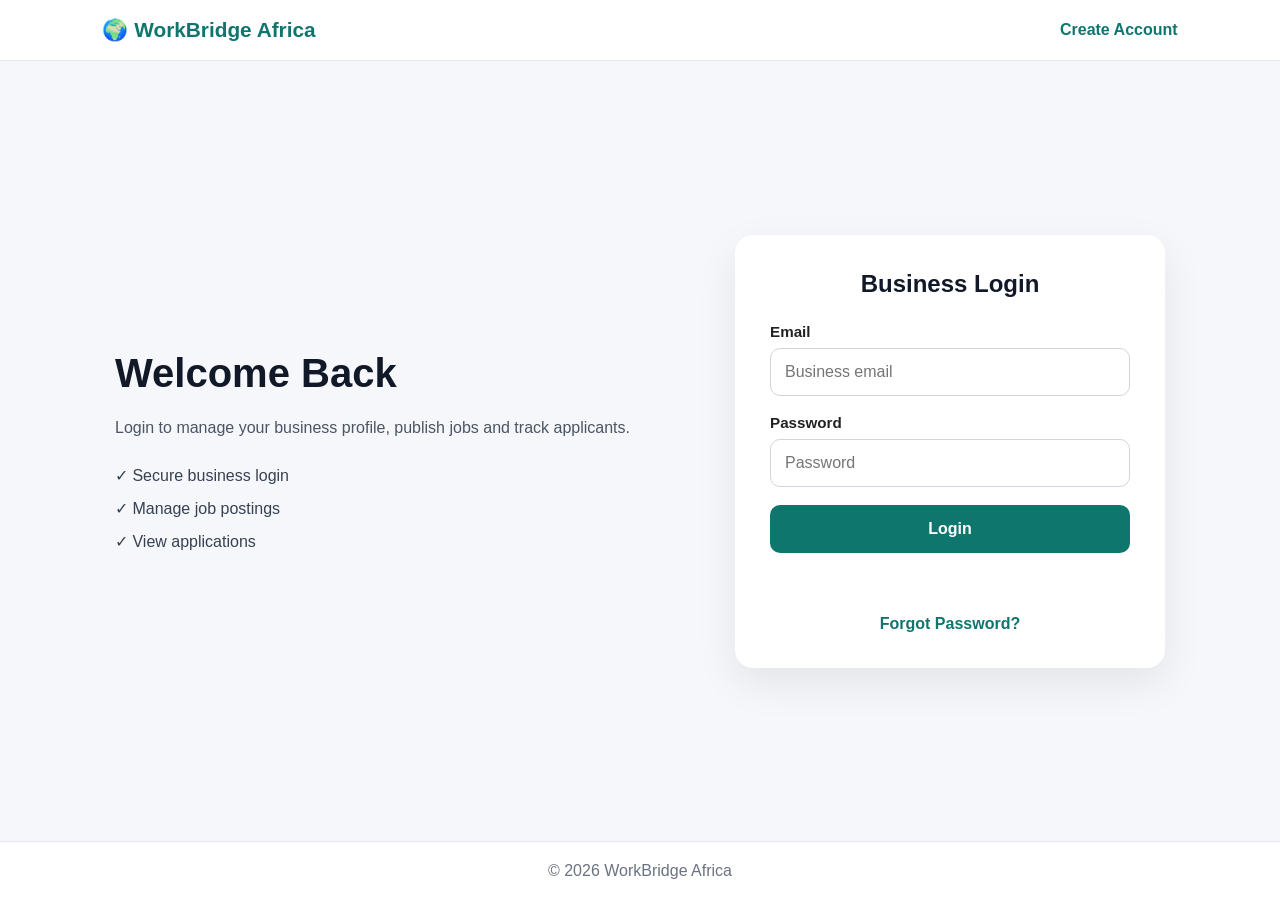
<file: business-login.html>
<!DOCTYPE html>
<html lang="en">

<head>

<meta charset="UTF-8">

<meta name="viewport"
content="width=device-width, initial-scale=1.0">

<title>
Business Login | WorkBridge Africa
</title>

<meta
name="description"
content="Login to your WorkBridge Africa business account.">

<link
rel="stylesheet"
href="business-login.css">

<script
defer
src="business-login.js">
</script>

</head>

<body>

<header class="site-header">

<a
href="index.html"
class="logo">
🌍 WorkBridge Africa
</a>

<a
href="business-signup.html"
class="login-link">
Create Account
</a>

</header>

<main class="login-page">

<section class="login-wrapper">

<div class="login-info">

<h1>
Welcome Back
</h1>

<p>
Login to manage your business profile, publish jobs and track applicants.
</p>

<ul>

<li>✓ Secure business login</li>

<li>✓ Manage job postings</li>

<li>✓ View applications</li>

</ul>

</div>

<div class="login-card">

<h2>
Business Login
</h2>

<form
id="businessLoginForm">

<div class="field">

<label>
Email
</label>

<input
type="email"
id="email"
placeholder="Business email"
required>

</div>

<div class="field">

<label>
Password
</label>

<input
type="password"
id="password"
placeholder="Password"
required>

</div>

<button
type="submit"
id="loginButton">

Login

</button>

<p
id="loginMessage">
</p>

</form>

<div class="login-links">

<a
href="forgot-password.html">

Forgot Password?

</a>

</div>

</div>

</section>

</main>

<footer>

<p>

©
<span id="year"></span>
WorkBridge Africa

</p>

</footer>

</body>

  </html>
</file>
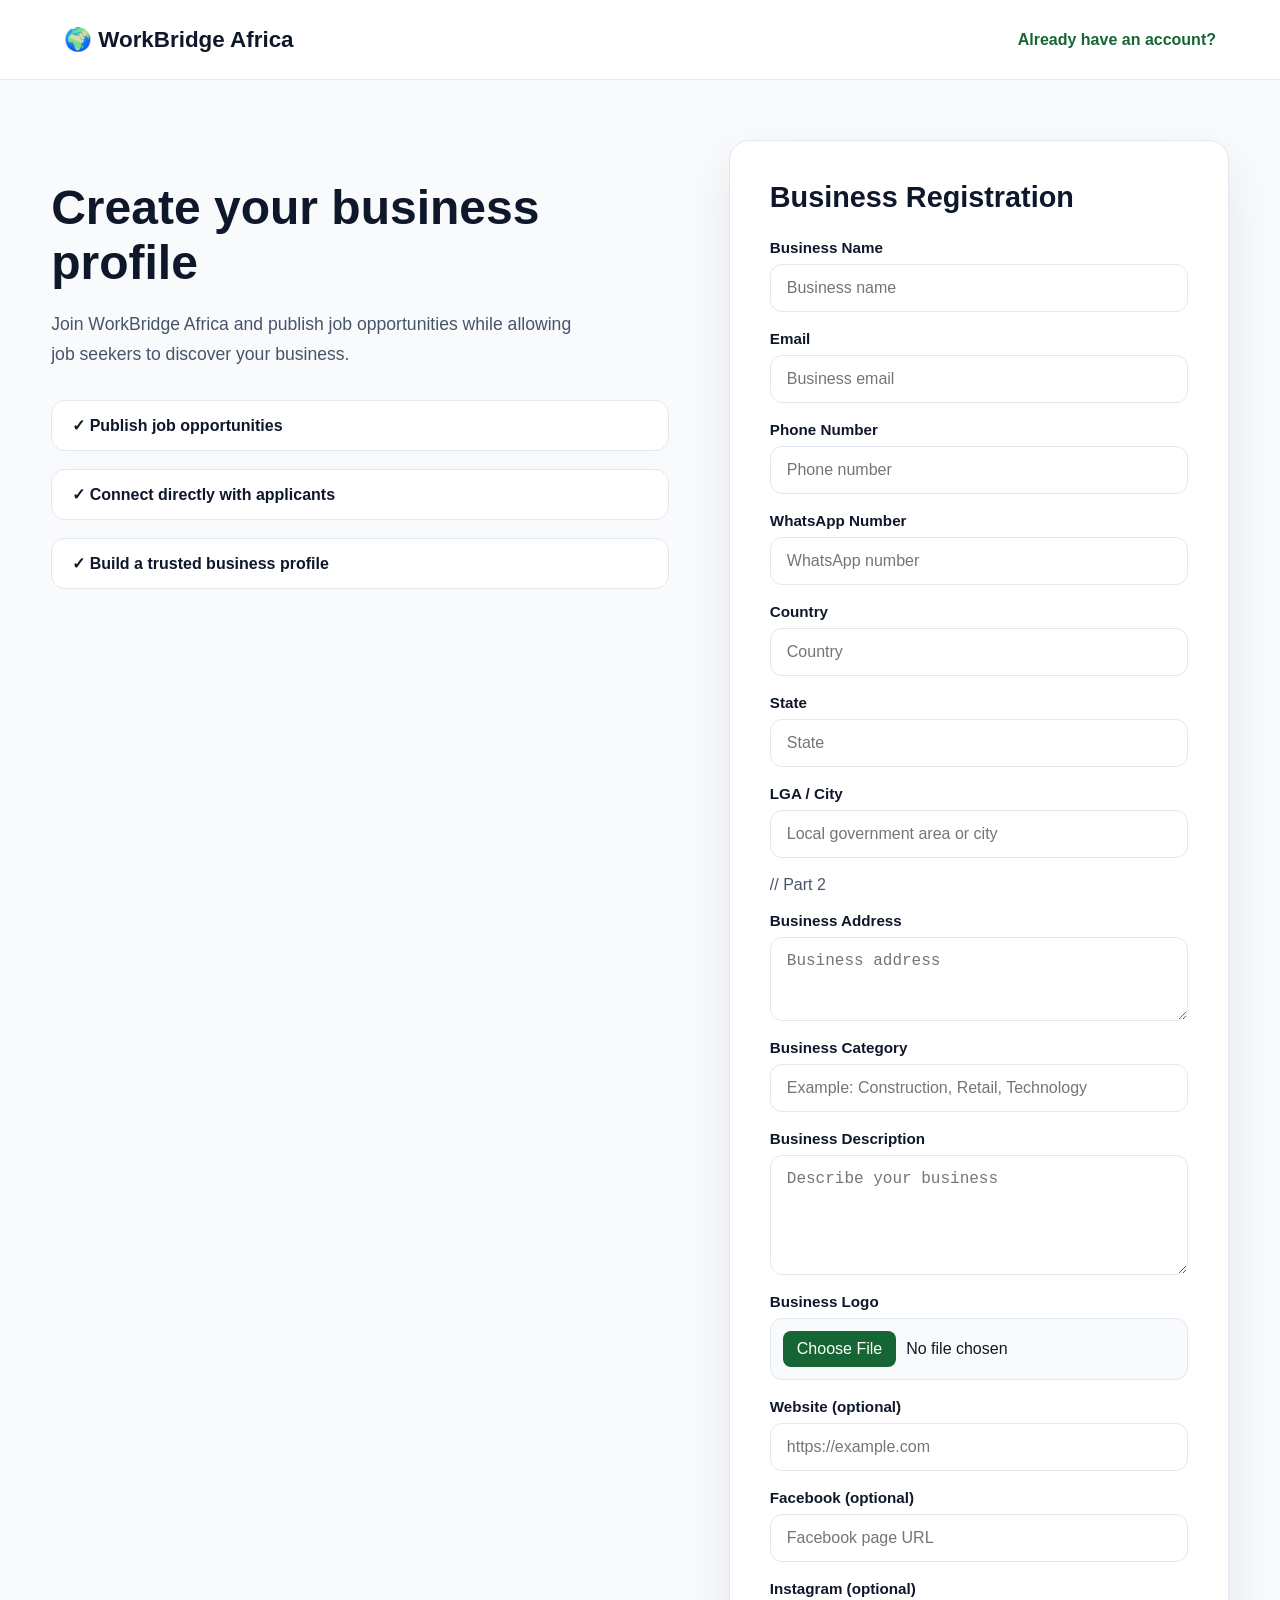
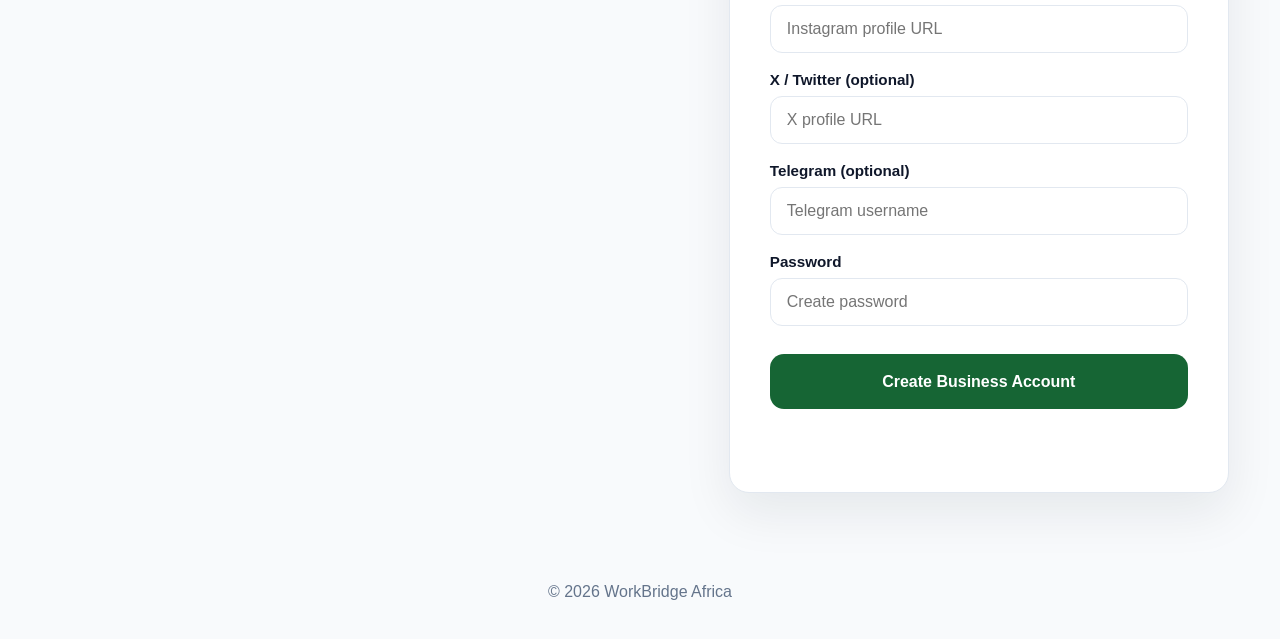
<file: business-signup.html>
<!DOCTYPE html>
<html lang="en">

<head>

<meta charset="UTF-8">

<meta name="viewport" content="width=device-width, initial-scale=1.0">

<title>Create Business Account | WorkBridge Africa</title>

<meta name="description"
content="Create a business account on WorkBridge Africa and connect with job seekers across Africa.">

<link rel="stylesheet" href="business-signup.css">

</head>


<body>


<header class="site-header">

    <a href="index.html" class="logo">
        🌍 WorkBridge Africa
    </a>

    <a href="business-login.html" class="login-link">
        Already have an account?
    </a>

</header>



<main class="signup-page">


<section class="signup-wrapper">


<div class="signup-info">

<h1>
Create your business profile
</h1>


<p>
Join WorkBridge Africa and publish job opportunities while allowing job seekers to discover your business.
</p>


<ul>

<li>
✓ Publish job opportunities
</li>

<li>
✓ Connect directly with applicants
</li>

<li>
✓ Build a trusted business profile
</li>

</ul>


</div>



<div class="signup-card">


<h2>
Business Registration
</h2>



<form id="businessSignupForm">


<div class="field">

<label>
Business Name
</label>

<input
id="businessName"
type="text"
placeholder="Business name"
required>

</div>



<div class="field">

<label>
Email
</label>

<input
id="email"
type="email"
placeholder="Business email"
required>

</div>



<div class="field">

<label>
Phone Number
</label>

<input
id="phone"
type="tel"
placeholder="Phone number"
required>

</div>



<div class="field">

<label>
WhatsApp Number
</label>

<input
id="whatsapp"
type="tel"
placeholder="WhatsApp number">

</div>



<div class="field">

<label>
Country
</label>

<input
id="country"
type="text"
placeholder="Country"
required>

</div>



<div class="field">

<label>
State
</label>

<input
id="state"
type="text"
placeholder="State"
required>

</div>



<div class="field">

<label>
LGA / City
</label>

<input
id="lga"
type="text"
placeholder="Local government area or city"
required>

</div>
// Part 2

<div class="field">

<label>
Business Address
</label>

<textarea
id="address"
rows="3"
placeholder="Business address"
required></textarea>

</div>



<div class="field">

<label>
Business Category
</label>

<input
id="categories"
type="text"
placeholder="Example: Construction, Retail, Technology"
required>

</div>



<div class="field">

<label>
Business Description
</label>

<textarea
id="description"
rows="5"
placeholder="Describe your business"
required></textarea>

</div>



<div class="field">

<label>
Business Logo
</label>

<input
id="logo"
type="file"
accept="image/*">

</div>



<div class="field">

<label>
Website (optional)
</label>

<input
id="website"
type="url"
placeholder="https://example.com">

</div>



<div class="field">

<label>
Facebook (optional)
</label>

<input
id="facebook"
type="url"
placeholder="Facebook page URL">

</div>



<div class="field">

<label>
Instagram (optional)
</label>

<input
id="instagram"
type="url"
placeholder="Instagram profile URL">

</div>



<div class="field">

<label>
X / Twitter (optional)
</label>

<input
id="x"
type="url"
placeholder="X profile URL">

</div>



<div class="field">

<label>
Telegram (optional)
</label>

<input
id="telegram"
type="text"
placeholder="Telegram username">

</div>



<div class="field">

<label>
Password
</label>

<input
id="password"
type="password"
placeholder="Create password"
minlength="6"
required>

</div>



<button
type="submit"
id="signupButton">

Create Business Account

</button>



<p id="signupMessage"></p>


</form>


</div>


</section>


</main>



<footer>

<p>
© <span id="year"></span> WorkBridge Africa
</p>

</footer>



<script>
document.getElementById("year").textContent =
new Date().getFullYear();
</script>


<script src="business-signup.js"></script>


</body>

    </html>
</file>
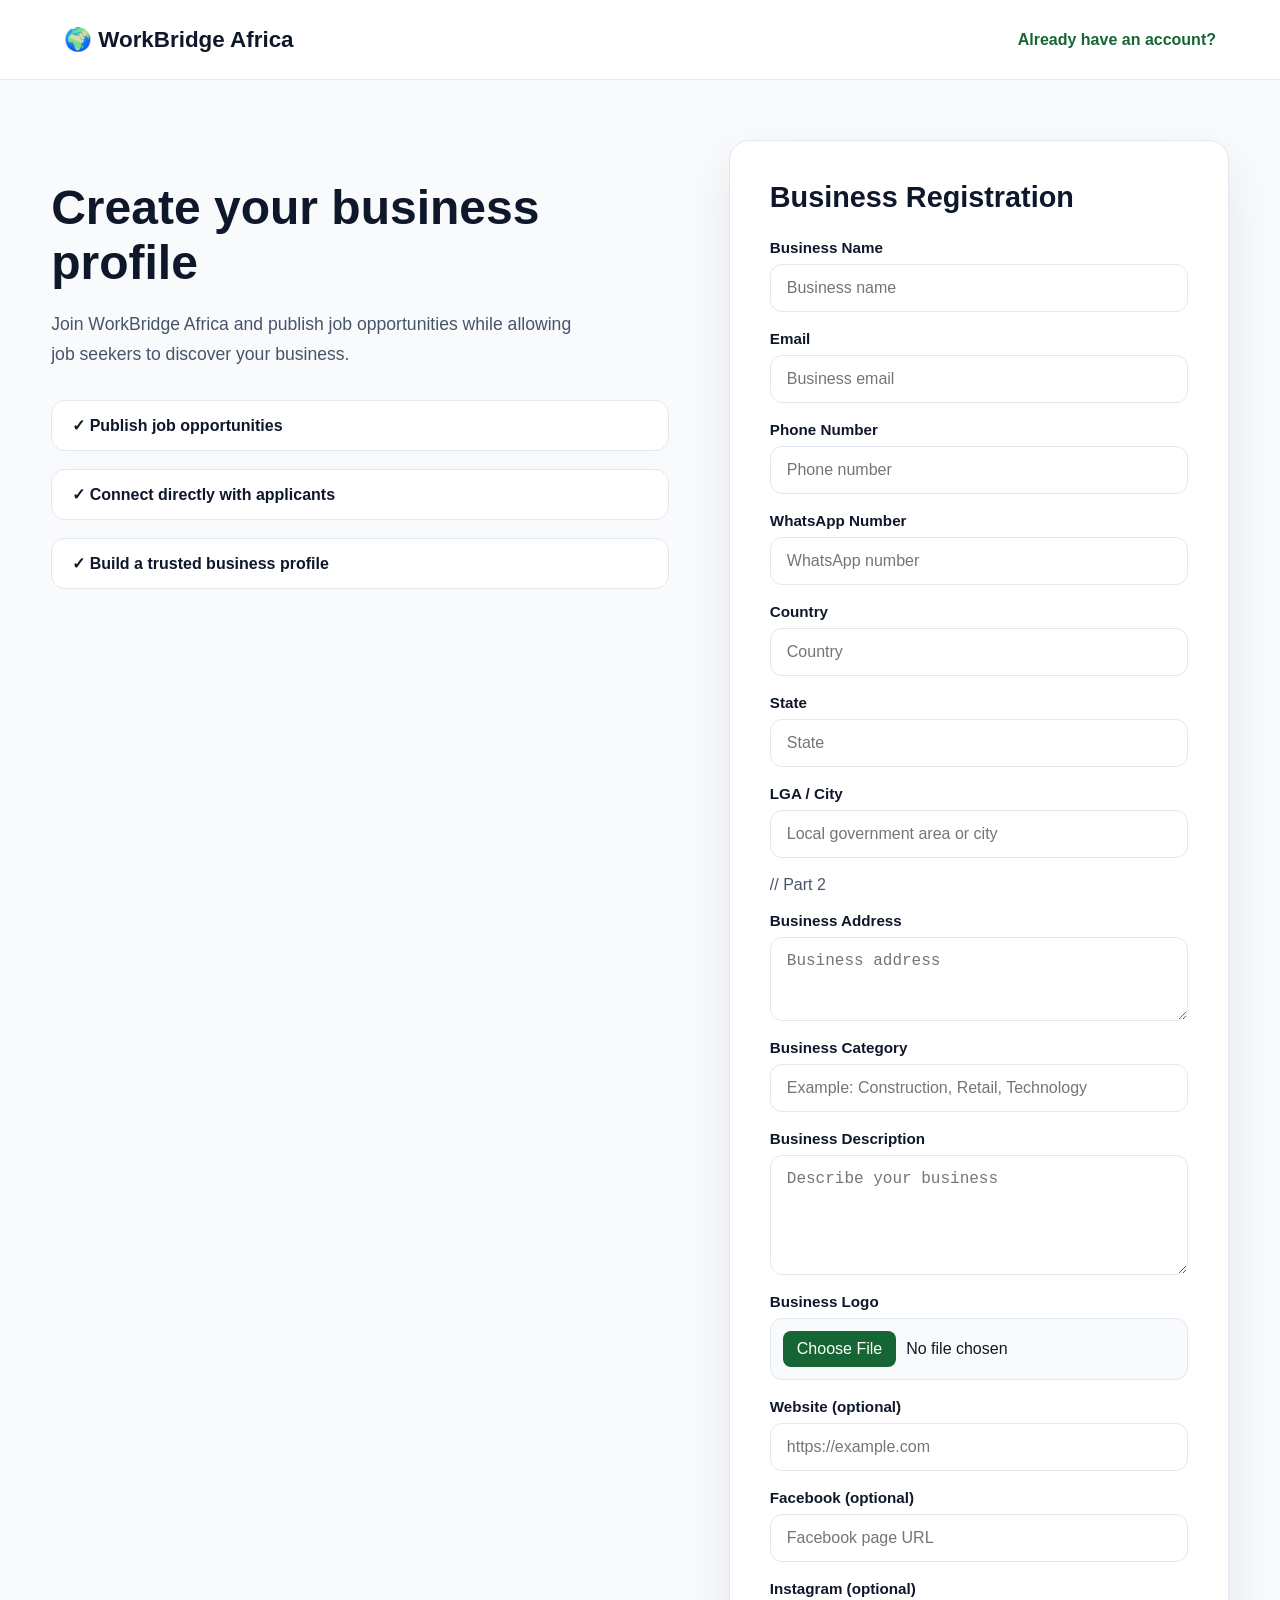
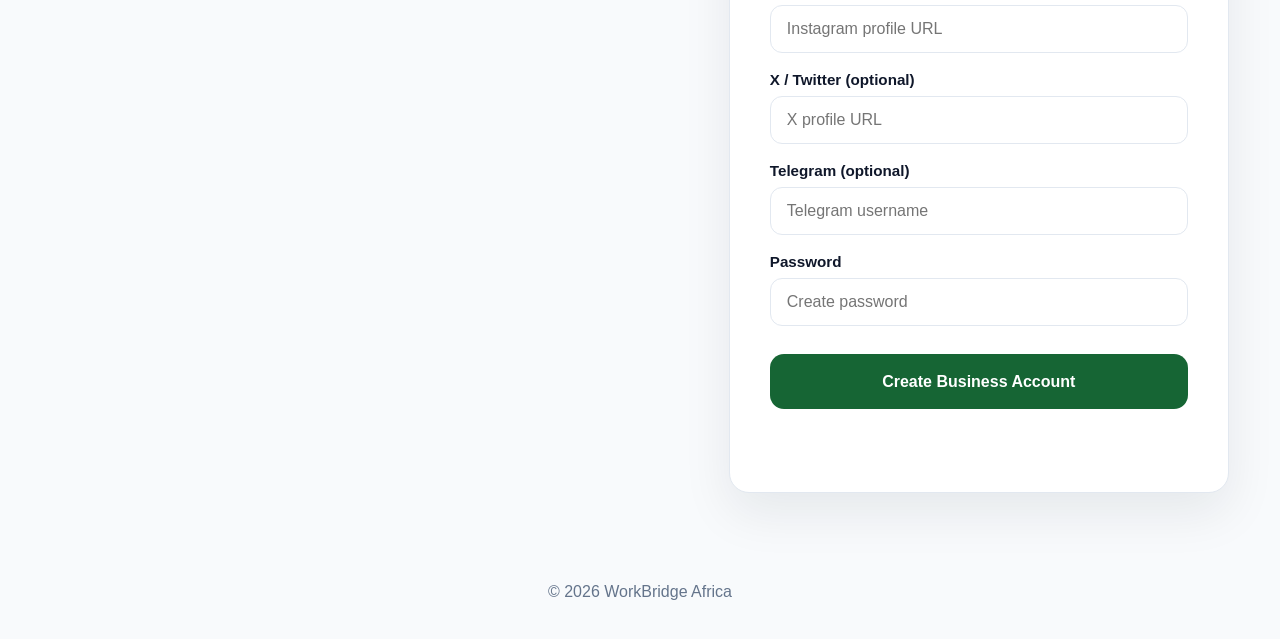
<file: business-verify.html>
<!DOCTYPE html>
<html lang="en">

<head>

<meta charset="UTF-8">

<meta name="viewport" content="width=device-width, initial-scale=1.0">

<title>Verify Account | WorkBridge Africa</title>

<meta name="description"
content="Verify your WorkBridge Africa business account.">

<link rel="stylesheet" href="business-verify.css">

</head>


<body>


<header class="site-header">

    <a href="index.html" class="logo">
        🌍 WorkBridge Africa
    </a>

</header>



<main class="verify-page">


<section class="verify-card">


<h1>
Verify your email
</h1>


<p>
Enter the 6-digit verification code sent to your email address.
</p>



<form id="verifyForm">


<div class="otp-box">


<input
id="otp"
type="text"
inputmode="numeric"
maxlength="6"
placeholder="000000"
required>


</div>



<button
type="submit"
id="verifyButton">

Verify Account

</button>



<p id="verifyMessage"></p>


</form>

<div class="resend-section">

<p>
Didn't receive the code?
</p>


<button
type="button"
id="resendButton">

Resend Code

</button>


</div>


</section>


</main>



<footer>

<p>
© <span id="year"></span> WorkBridge Africa
</p>

</footer>



<script>

document.getElementById("year").textContent =
new Date().getFullYear();

</script>


<script src="business-verify.js"></script>


</body>

      </html>
</file>
<file: business-login.css>
*{
margin:0;
padding:0;
box-sizing:border-box;
font-family:Arial,Helvetica,sans-serif;
}

body{
background:#f5f7fb;
color:#222;
min-height:100vh;
display:flex;
flex-direction:column;
}

.site-header{
display:flex;
justify-content:space-between;
align-items:center;
padding:18px 8%;
background:#fff;
border-bottom:1px solid #e5e7eb;
}

.logo{
text-decoration:none;
font-size:1.3rem;
font-weight:700;
color:#0f766e;
}

.login-link{
text-decoration:none;
color:#0f766e;
font-weight:600;
}

.login-page{
flex:1;
display:flex;
align-items:center;
justify-content:center;
padding:50px 20px;
}

.login-wrapper{
width:100%;
max-width:1050px;
display:grid;
grid-template-columns:1fr 430px;
gap:50px;
align-items:center;
}

.login-info h1{
font-size:2.5rem;
margin-bottom:18px;
color:#111827;
}

.login-info p{
font-size:1rem;
line-height:1.7;
color:#4b5563;
margin-bottom:25px;
}

.login-info ul{
list-style:none;
display:flex;
flex-direction:column;
gap:14px;
color:#374151;
}

.login-card{
background:#fff;
padding:35px;
border-radius:18px;
box-shadow:0 15px 40px rgba(0,0,0,.08);
}

.login-card h2{
text-align:center;
margin-bottom:25px;
color:#111827;
}

.field{
margin-bottom:18px;
}

.field label{
display:block;
margin-bottom:8px;
font-weight:600;
font-size:.95rem;
}

.field input{
width:100%;
padding:14px;
border:1px solid #d1d5db;
border-radius:10px;
font-size:1rem;
outline:none;
transition:.25s;
}

.field input:focus{
border-color:#0f766e;
box-shadow:0 0 0 3px rgba(15,118,110,.15);
}

button{
width:100%;
padding:15px;
border:none;
border-radius:10px;
background:#0f766e;
color:#fff;
font-size:1rem;
font-weight:700;
cursor:pointer;
transition:.25s;
}

button:hover{
background:#115e59;
}

button:disabled{
opacity:.7;
cursor:not-allowed;
}

#loginMessage{
margin-top:18px;
text-align:center;
font-weight:600;
min-height:22px;
}

.login-links{
margin-top:22px;
text-align:center;
}

.login-links a{
text-decoration:none;
color:#0f766e;
font-weight:600;
}

footer{
padding:20px;
text-align:center;
background:#fff;
border-top:1px solid #e5e7eb;
color:#6b7280;
}

@media(max-width:900px){

.login-wrapper{
grid-template-columns:1fr;
}

.login-info{
text-align:center;
}

.login-info ul{
align-items:center;
}

}

@media(max-width:500px){

.site-header{
padding:18px;
}

.login-card{
padding:25px;
}

.login-info h1{
font-size:2rem;
}

  }
</file>
<file: business-signup.css>
/*=========================================================
 WorkBridge Africa
 business-signup.css
 Part 1
=========================================================*/


:root{

    --primary:#166534;

    --primary-hover:#14532d;

    --dark:#0f172a;

    --text:#475569;

    --light:#f8fafc;

    --border:#e2e8f0;

    --white:#ffffff;

    --radius:20px;

}


*{

    margin:0;

    padding:0;

    box-sizing:border-box;

}


body{

    font-family:Inter,Arial,sans-serif;

    background:var(--light);

    color:var(--text);

    min-height:100vh;

}


a{

    text-decoration:none;

}



/*==============================
 HEADER
==============================*/


.site-header{

    height:80px;

    background:#fff;

    border-bottom:1px solid var(--border);

    display:flex;

    justify-content:space-between;

    align-items:center;

    padding:0 5%;

}


.logo{

    font-size:1.4rem;

    font-weight:800;

    color:var(--dark);

}


.login-link{

    color:var(--primary);

    font-weight:700;

}



/*==============================
 PAGE
==============================*/


.signup-page{

    width:min(1200px,92%);

    margin:60px auto;

}


.signup-wrapper{

    display:grid;

    grid-template-columns:1fr 500px;

    gap:60px;

    align-items:start;

}



/*==============================
 INFORMATION SIDE
==============================*/


.signup-info{

    padding-top:40px;

}


.signup-info h1{

    font-size:3rem;

    line-height:1.15;

    color:var(--dark);

    margin-bottom:20px;

}


.signup-info p{

    font-size:1.1rem;

    max-width:520px;

    line-height:1.7;

    margin-bottom:30px;

}


.signup-info ul{

    list-style:none;

    display:flex;

    flex-direction:column;

    gap:18px;

}


.signup-info li{

    background:#fff;

    padding:15px 20px;

    border-radius:14px;

    border:1px solid var(--border);

    font-weight:600;

    color:var(--dark);

}
/*==============================
 SIGNUP CARD
==============================*/


.signup-card{

    background:var(--white);

    padding:40px;

    border-radius:var(--radius);

    border:1px solid var(--border);

    box-shadow:0 20px 50px rgba(15,23,42,.08);

}


.signup-card h2{

    color:var(--dark);

    font-size:1.8rem;

    margin-bottom:25px;

}



/*==============================
 FORM
==============================*/


#businessSignupForm{

    display:flex;

    flex-direction:column;

    gap:18px;

}


.field{

    display:flex;

    flex-direction:column;

    gap:8px;

}


.field label{

    font-size:.95rem;

    font-weight:700;

    color:var(--dark);

}


.field input,

.field textarea{

    width:100%;

    padding:14px 16px;

    border-radius:12px;

    border:1px solid var(--border);

    outline:none;

    font-size:1rem;

    color:var(--dark);

    background:#fff;

    transition:.2s;

}


.field textarea{

    resize:vertical;

}


.field input:focus,

.field textarea:focus{

    border-color:var(--primary);

    box-shadow:0 0 0 4px rgba(22,101,52,.12);

}



/*==============================
 FILE INPUT
==============================*/


.field input[type="file"]{

    padding:12px;

    background:#f8fafc;

    cursor:pointer;

}


.field input[type="file"]::file-selector-button{

    background:var(--primary);

    color:white;

    border:none;

    padding:9px 14px;

    border-radius:8px;

    cursor:pointer;

    margin-right:10px;

}



/*==============================
 BUTTON
==============================*/


#signupButton{

    margin-top:10px;

    width:100%;

    height:55px;

    border:none;

    border-radius:14px;

    background:var(--primary);

    color:white;

    font-size:1rem;

    font-weight:800;

    cursor:pointer;

    transition:.3s;

}


#signupButton:hover{

    background:var(--primary-hover);

}


#signupButton:disabled{

    opacity:.6;

    cursor:not-allowed;

}



/*==============================
 MESSAGE
==============================*/


#signupMessage{

    text-align:center;

    font-weight:700;

    min-height:25px;

}


.success{

    color:#15803d;

}


.error{

    color:#dc2626;

}



/*==============================
 FOOTER
==============================*/


footer{

    text-align:center;

    padding:30px;

    color:#64748b;

}
/*==============================
 RESPONSIVE DESIGN
==============================*/


@media(max-width:1050px){


    .signup-wrapper{

        grid-template-columns:1fr;

        gap:40px;

    }


    .signup-info{

        text-align:center;

        padding-top:0;

    }


    .signup-info p{

        margin-left:auto;

        margin-right:auto;

    }


    .signup-info ul{

        max-width:500px;

        margin:auto;

    }


}



@media(max-width:600px){


    .site-header{

        height:70px;

        padding:0 20px;

    }


    .logo{

        font-size:1.1rem;

    }


    .login-link{

        font-size:.85rem;

    }


    .signup-page{

        width:94%;

        margin:30px auto;

    }


    .signup-info h1{

        font-size:2rem;

    }


    .signup-info p{

        font-size:1rem;

    }


    .signup-card{

        padding:25px 18px;

        border-radius:16px;

    }


    .signup-card h2{

        font-size:1.5rem;

    }


    .field input,

    .field textarea{

        padding:13px;

    }


    #signupButton{

        height:52px;

    }


}



@media(max-width:380px){


    .site-header{

        flex-direction:column;

        height:auto;

        gap:10px;

        padding:15px;

    }


    .signup-info h1{

        font-size:1.7rem;

    }


    }
</file>
<file: business-verify.css>
* {
    box-sizing: border-box;
}


body {

    margin: 0;

    font-family:
    Arial, Helvetica, sans-serif;

    background:
    #f5f7fb;

    color:
    #1f2937;

}



.site-header {

    display: flex;

    justify-content: space-between;

    align-items: center;

    padding: 20px 40px;

    background:
    white;

    border-bottom:
    1px solid #e5e7eb;

}



.logo {

    text-decoration: none;

    font-size: 22px;

    font-weight: 700;

    color:
    #0f766e;

}



.verify-page {

    min-height:
    calc(100vh - 120px);

    display:
    flex;

    justify-content:
    center;

    align-items:
    center;

    padding:
    30px;

}



.verify-card {

    width:
    100%;

    max-width:
    430px;

    background:
    white;

    padding:
    35px;

    border-radius:
    16px;

    box-shadow:
    0 10px 30px rgba(0,0,0,0.08);

    text-align:
    center;

}



.verify-card h1 {

    margin-bottom:
    10px;

    font-size:
    28px;

}



.verify-card p {

    color:
    #6b7280;

    line-height:
    1.6;

}



.otp-box {

    margin:
    30px 0;

}



#otp {

    width:
    100%;

    padding:
    18px;

    font-size:
    32px;

    letter-spacing:
    12px;

    text-align:
    center;

    border:
    2px solid #d1d5db;

    border-radius:
    12px;

    outline:
    none;

}



#otp:focus {

    border-color:
    #0f766e;

}



button {

    width:
    100%;

    padding:
    15px;

    border:
    none;

    border-radius:
    10px;

    background:
    #0f766e;

    color:
    white;

    font-size:
    16px;

    font-weight:
    600;

    cursor:
    pointer;

}



button:hover {

    opacity:
    0.9;

}



button:disabled {

    opacity:
    0.6;

    cursor:
    not-allowed;

}



#verifyMessage {

    margin-top:
    20px;

    font-weight:
    600;

}



.resend-section {

    margin-top:
    25px;

}



#resendButton {

    background:
    transparent;

    color:
    #0f766e;

    border:
    1px solid #0f766e;

}



footer {

    text-align:
    center;

    padding:
    20px;

    color:
    #6b7280;

}



/* Mobile */

@media(max-width:600px){

    .site-header {

        padding:
        20px;

    }


    .verify-card {

        padding:
        25px;

    }


    #otp {

        font-size:
        26px;

        letter-spacing:
        8px;

    }

      }
</file>
